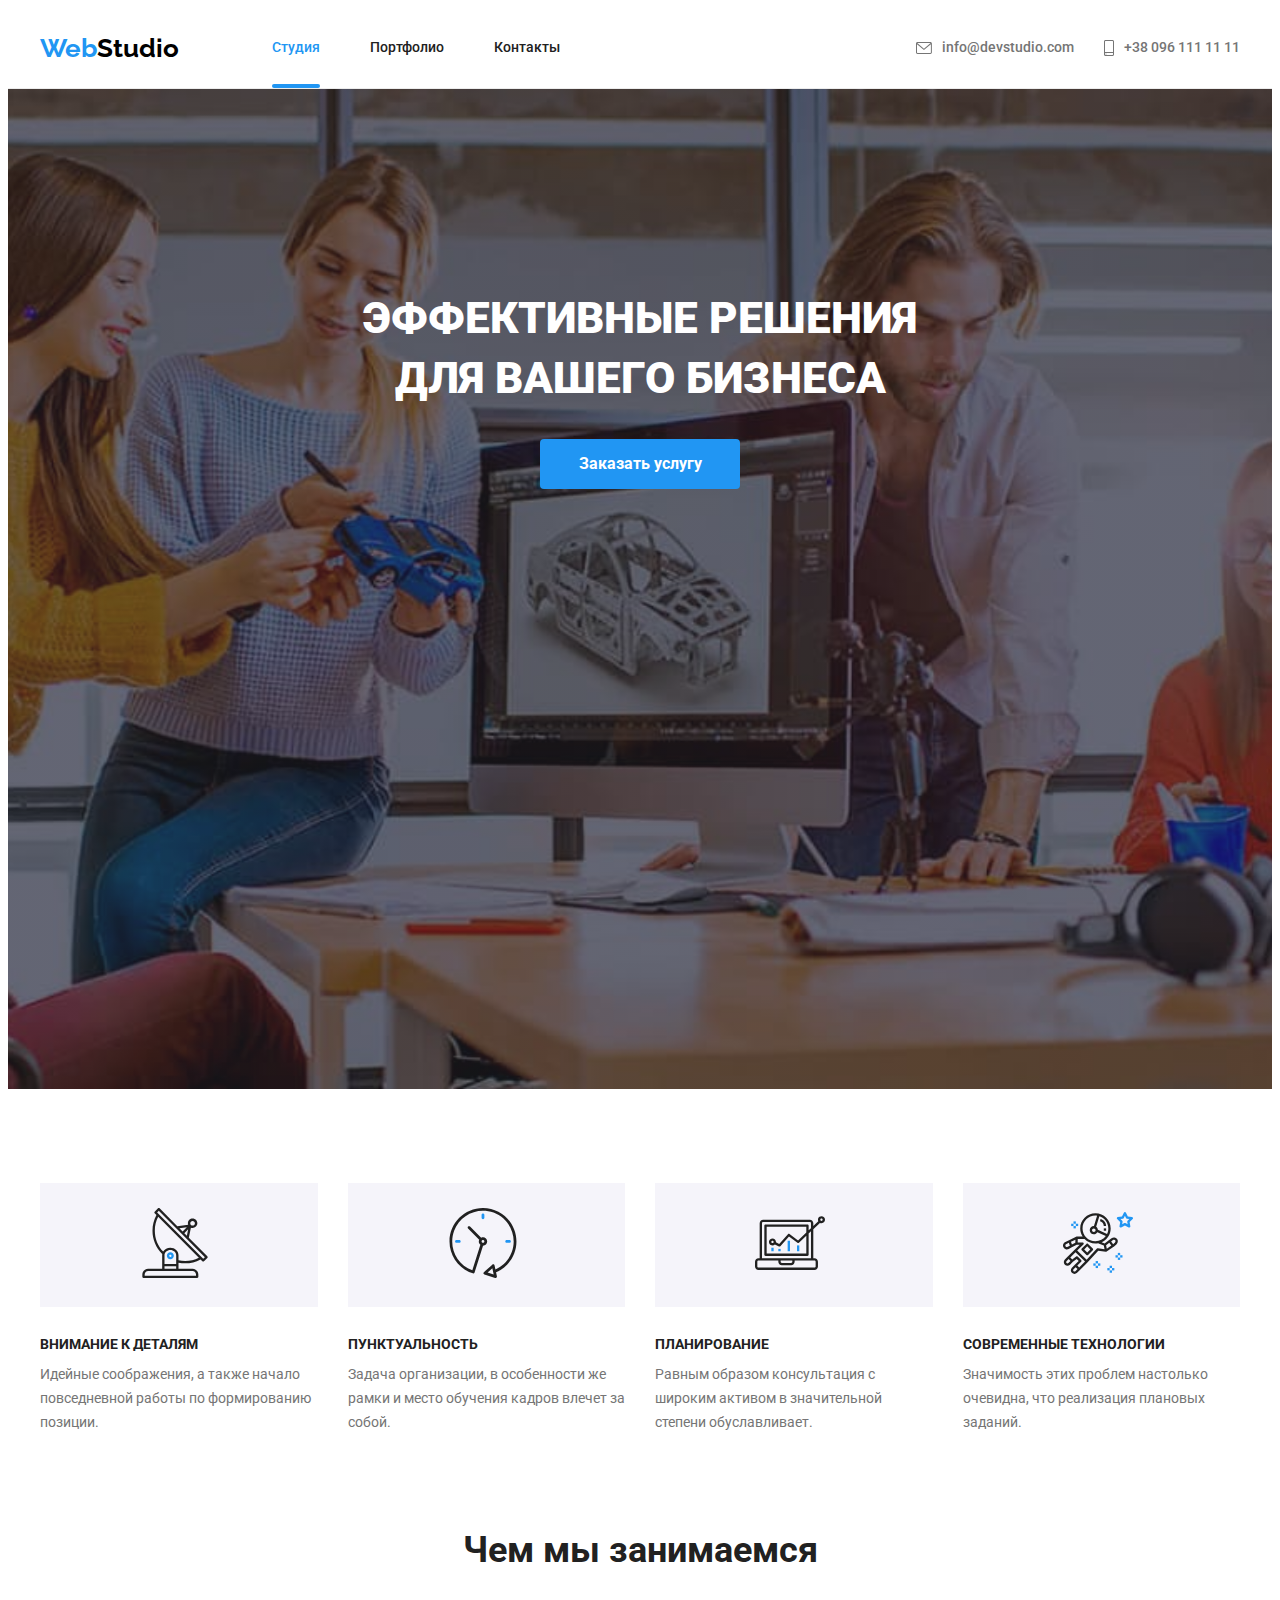
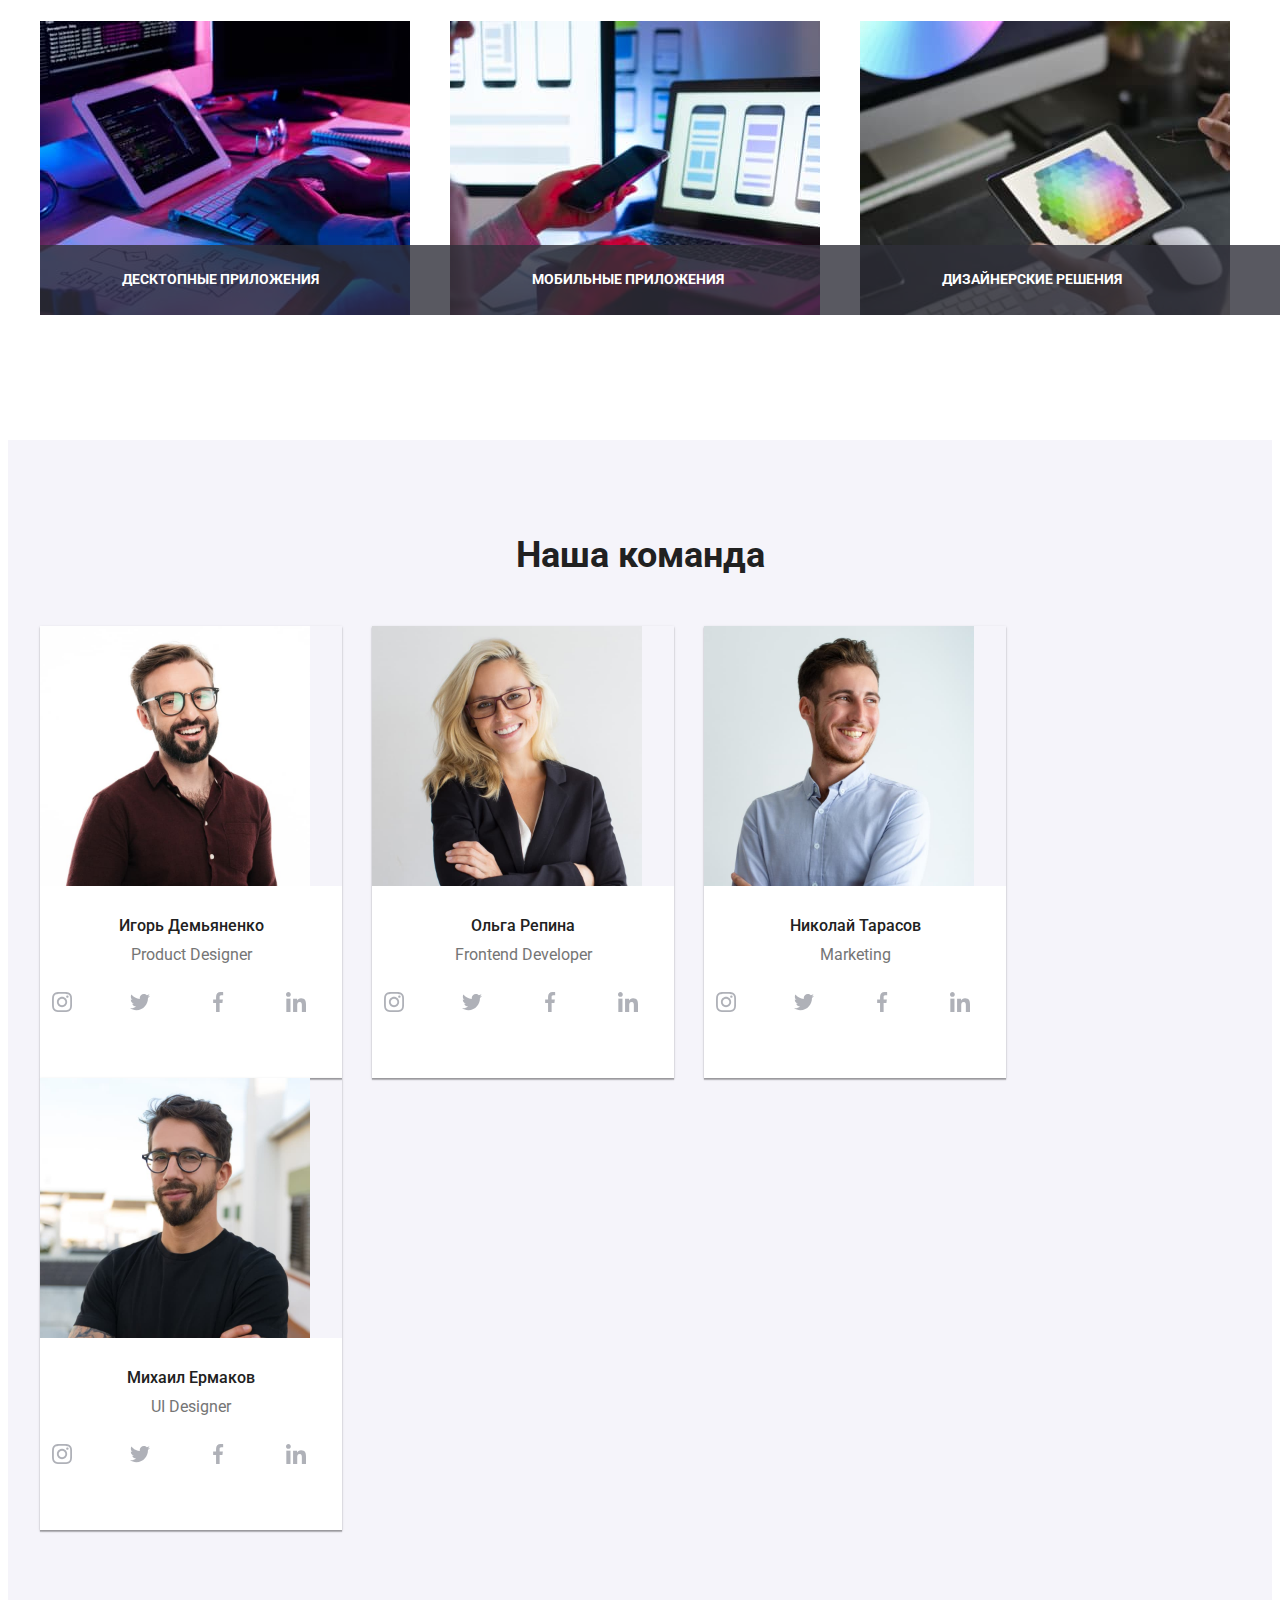
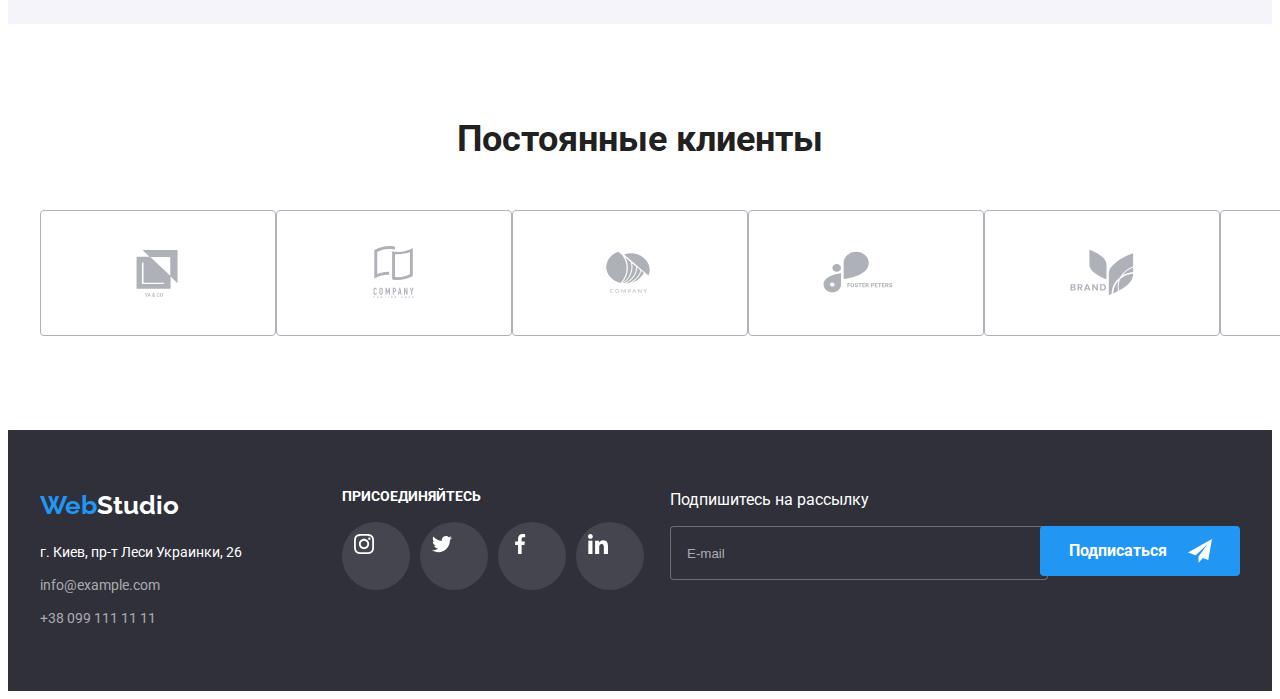
<file: index.html>
<!DOCTYPE html>
    <html lang="ru">
    <head>
        <meta charset="UTF-8">
        <meta http-equiv="X-UA-Compatible" content="IE=edge">
        <meta name="viewport" content="width=device-width, initial-scale=1.0">
        <title>WebStudio</title>
        <link rel="preconnect" href="https://fonts.gstatic.com">
        <link href="https://fonts.googleapis.com/css2?family=Raleway:wght@700&family=Roboto:wght@400;500;700;900&display=swap" rel="stylesheet">
        <link rel="stylesheet" href="https://cdnjs.cloudflare.com/ajax/libs/modern-normalize/0.2.0/modern-normalize.min.css" integrity="sha512-sqIVMkf5f8XGYI/UZYGs7wODxlUeoj9JknataPfUwtvrSKWMHrMXGZ7Evb6nabFYJQG15vFFyALe6r0nWCD1Ug==" crossorigin="anonymous" referrerpolicy="no-referrer" />
        <link rel="stylesheet" href="https://cdnjs.cloudflare.com/ajax/libs/animate.css/4.1.1/animate.min.css"/>
        <link rel="stylesheet" href="./css/main.min.css">

        </head>
    <body>
        <!-- header -->
        <header class="header">
           <div class="container header-container">
            <nav class="nav">
                <a class="log link" lang="en" href="./">Web<span class="log__studio_black">Studio</span></a>
                <ul class="nav__list">
                    <li class="list nav__item">
                        <a class="link nav__link nav__link_active" href="./index.html">Студия</a>
                    </li>

                    <li class="list nav__item">
                        <a class="link nav__link nav__link_border" href="./portfolio.html">Портфолио</a>
                    </li>

                    <li class="list nav__item">
                        <a class="link nav__link nav__link_border" href="">Контакты</a>
                    </li>
                </ul>
                </nav>
            <ul class="header-adress">
                <li class="list header-adress__list">
                    <a class="link header-adress__link" lang="en" href="mailto:info@devstudio.com">
                        <svg class="header-adress__mail">
                            <use href="./images/svg/symbol-defs.svg#icon-mail">
                            </use>
                        </svg>
                        info@devstudio.com</a>
                    </li>

                <li class="list header-adress__list">
                    <a class="link header-adress__link" href="tel:+380961111111">
                        <svg class="header-adress__tel">
                            <use href="./images/svg/symbol-defs.svg#icon-smartphone">
                            </use>
                        </svg>
                        +38 096 111 11 11</a>
                    </li>
            </ul>
            </div>
        </header>
        <main>
        <!-- hero -->
        <section class="hero">
            <h1 class="hero__name">Эффективные решения<br>для вашего бизнеса</h1>
            <button class="button button__hero" type="button" data-modal-open>Заказать услугу</button>
        </section>
        <!-- adout us -->
        <section class="section">
           <div class="container"> 
            <ul class="about">
                <li class="list about__list">
                   <div class="about-us__thumb"> 
                        <svg class="about-img">
                            <use class="about-img__icon" href="./images/svg/symbol-defs.svg#icon-antenna">
                            </use>
                        </svg>
                    </div>
                    <h3 class="about__title">Внимание к деталям</h3>
                    <P class="about__description">Идейные соображения, а также начало повседневной работы по формированию позиции.</P>                    
                </li>

                <li class="list about__list">
                    <div class="about-us__thumb"> 
                        <svg class="about-img">
                            <use class="about-img__icon" href="./images/svg/symbol-defs.svg#icon-clock">
                            </use>
                        </svg>
                    </div>
                    <h3 class="about__title">Пунктуальность</h3>
                    <p class="about__description">Задача организации, в особенности же рамки и место обучения кадров влечет за собой.</p>
                </li>

                <li class="list about__list">
                    <div class="about-us__thumb"> 
                        <svg class="about-img">
                            <use class="about-img__icon" href="./images/svg/symbol-defs.svg#icon-diagram">
                            </use>
                        </svg>
                    </div>
                    <h3 class="about__title">Планирование</h3>
                    <p class="about__description">Равным образом консультация с широким активом в значительной степени обуславливает.</p>
                </li>

                <li class="list about__list">
                    <div class="about-us__thumb"> 
                        <svg class="about-img">
                            <use class="about-img__icon" href="./images/svg/symbol-defs.svg#icon-astronaut">
                            </use>
                        </svg>
                    </div>
                    <h3 class="about__title">Современные технологии</h3>
                    <p class="about__description">Значимость этих проблем настолько очевидна, что реализация плановых заданий.</p>
                </li>
            </ul>
        </div>
        </section>
        <!-- our occupation -->
        <section class="section occupation">
            <div class="container">
            <h2 class="title">Чем мы занимаемся</h2>
            <ul class="ocupation__list">
                <li class="list occupation__card">
                    <article>
                    <img src="./images/zanyatiya/box1.jpg"
                    alt="Руки человека печатающие на клавиатуре за компьютерным столом"
                    width="370"
                    height="294">
                    <h3 class="ocupation__description">Десктопные приложения</h3>
                    </article>
                </li>

                <li class="list occupation__card">
                    <article>
                    <img src="./images/zanyatiya/box2.jpg"
                    alt="Руки человека держащие телефон, сидящий за компьютерным столом с ноутбуком"
                    width="370"
                    height="294">
                    </article>
                    <h3 class="ocupation__description">Мобильные приложения</h3>
                </li>

                <li class="list occupation__card">
                    <article>
                    <img src="./images/zanyatiya/box3.jpg"
                    alt="Человеческая рука держит планшет за компьютерным столом с компьютером"
                    width="370"
                    height="294">
                    </article>
                    <h3 class="ocupation__description">Дизайнерские решения</h3>
                </li>
            </ul>
            </div>
        </section>
        <!-- our team -->
        <section class="section team">
            <div class="container">
            <h2 class="title">Наша команда</h2>
            <ul class="team__list">
                <li class="list team__element">
                    <img src="./images/command/igor-demyanenko.jpg"
                        alt="Фото Игоря Демьяненко"
                        width="270"
                        height="260">
                <div class="team__thumb">
                        <h3 class="team__name">Игорь Демьяненко</h3>
                        <p class="team__profession" lang="en">Product Designer</p>
                        
                            <ul class="social">
                            <li class="list social__list">
                               <a class="link icon_background icon_background-gray" href="">
                                    <svg class="icon">
                                        <use class="icon_instagram" href="./images/svg/symbol-defs.svg#icon-instagram">
                                        </use>
                                    </svg>
                                </a>
                            
                            </li>

                            <li class="list social__list">
                                <a class="link icon_background icon_background-gray" href="">
                                <svg class="icon">
                                    <use class="icon_twitter" href="./images/svg/symbol-defs.svg#icon-twitter">
                                    </use>
                                </svg>
                                </a>
                            </li> 

                            <li class="list social__list">
                                <a class="link icon_background icon_background-gray" href="">
                                <svg class="icon">
                                    <use class="icon_facebook" href="./images/svg/symbol-defs.svg#icon-facebook">
                                    </use>
                                </svg>
                                </a>
                            </li>

                            <li class="list social__list">
                                <a class="link icon_background icon_background-gray" href="">
                                <svg class="icon">
                                    <use class="icon_linkedin" href="./images/svg/symbol-defs.svg#icon-linkedin">
                                    </use>
                                </svg>
                                </a>
                            </li>
                        </ul>
                    </div>
                </li>

                <li class="list team__element">
                    <img src="./images/command/olga-repina.jpg"
                        alt="Фото Ольги Репиной"
                        width="270"
                        height="260">
                    <div class="team__thumb">
                        <h3 class="team__name">Ольга Репина</h3>
                        <p class="team__profession" lang="en">Frontend Developer</p>

                        <ul class="social">
                            <li class="list social__list">
                                <a class="link icon_background icon_background-gray" href="">
                                    <svg class="icon">
                                        <use class="icon_instagram" href="./images/svg/symbol-defs.svg#icon-instagram">
                                        </use>
                                    </svg>
                                </a>
                        
                            </li>
                        
                            <li class="list social__list">
                                <a class="link icon_background icon_background-gray" href="">
                                    <svg class="icon">
                                        <use class="icon_twitter" href="./images/svg/symbol-defs.svg#icon-twitter">
                                        </use>
                                    </svg>
                                </a>
                            </li>
                        
                            <li class="list social__list">
                                <a class="link icon_background icon_background-gray" href="">
                                    <svg class="icon">
                                        <use class="icon_facebook" href="./images/svg/symbol-defs.svg#icon-facebook">
                                        </use>
                                    </svg>
                                </a>
                            </li>
                        
                            <li class="list social__list">
                                <a class="link icon_background icon_background-gray" href="">
                                    <svg class="icon">
                                        <use class="icon_linkedin" href="./images/svg/symbol-defs.svg#icon-linkedin">
                                        </use>
                                    </svg>
                                </a>
                            </li>
                        </ul>

                    </div>
                </li>

                <li class="list team__element">
                    <img src="./images/command/nikolai-tarasov.jpg"
                        alt="Фото Николая Тарасова"
                        width="270"
                        height="260">
                    <div class="team__thumb">
                        <h3 class="team__name">Николай Тарасов</h3>
                        <p class="team__profession" lang="en">Marketing</p>

                        <ul class="social">
                            <li class="list social__list">
                                <a class="link icon_background icon_background-gray" href="">
                                    <svg class="icon">
                                        <use class="icon_instagram" href="./images/svg/symbol-defs.svg#icon-instagram">
                                        </use>
                                    </svg>
                                </a>
                        
                            </li>
                        
                            <li class="list social__list">
                                <a class="link icon_background icon_background-gray" href="">
                                    <svg class="icon">
                                        <use class="icon_twitter" href="./images/svg/symbol-defs.svg#icon-twitter">
                                        </use>
                                    </svg>
                                </a>
                            </li>
                        
                            <li class="list social__list">
                                <a class="link icon_background icon_background-gray" href="">
                                    <svg class="icon">
                                        <use class="icon_facebook" href="./images/svg/symbol-defs.svg#icon-facebook">
                                        </use>
                                    </svg>
                                </a>
                            </li>
                        
                            <li class="list social__list">
                                <a class="link icon_background icon_background-gray" href="">
                                    <svg class="icon">
                                        <use class="icon_linkedin" href="./images/svg/symbol-defs.svg#icon-linkedin">
                                        </use>
                                    </svg>
                                </a>
                            </li>
                        </ul>
                    
                    </div>
                </li>

                <li class="list team__element">
                    <img src="./images/command/mihail-ermakov.jpg"
                        alt="Фото Михаила Ермакова"
                        width="270"
                        height="260">
                    <div class="team__thumb">
                        <h3 class="team__name">Михаил Ермаков</h3>
                        <p class="team__profession" lang="en">UI Designer</p>

                        <ul class="social">
                            <li class="list social__list">
                                <a class="link icon_background icon_background-gray" href="">
                                    <svg class="icon">
                                        <use class="icon_instagram" href="./images/svg/symbol-defs.svg#icon-instagram">
                                        </use>
                                    </svg>
                                </a>
                        
                            </li>
                        
                            <li class="list social__list">
                                <a class="link icon_background icon_background-gray" href="">
                                    <svg class="icon">
                                        <use class="icon_twitter" href="./images/svg/symbol-defs.svg#icon-twitter">
                                        </use>
                                    </svg>
                                </a>
                            </li>
                        
                            <li class="list social__list">
                                <a class="link icon_background icon_background-gray" href="">
                                    <svg class="icon">
                                        <use class="icon_facebook" href="./images/svg/symbol-defs.svg#icon-facebook">
                                        </use>
                                    </svg>
                                </a>
                            </li>
                        
                            <li class="list social__list">
                                <a class="link icon_background icon_background-gray" href="">
                                    <svg class="icon">
                                        <use class="icon_linkedin" href="./images/svg/symbol-defs.svg#icon-linkedin">
                                        </use>
                                    </svg>
                                </a>
                            </li>
                        </ul>
                    
                    </div>
                </li>
              </ul>
            </div>
        </section>
        <!-- regular clients -->
        <section class="section">
            <div class="container">
                <h2 class="title">Постоянные клиенты</h2>
                
                <ul class="clients">
                    <li class="list clients_list">
                        <a href="" class="link clients-log">
                            <svg class="clients-log_fill" width="41px" height="46.7px">
                                <use href="./images/svg/symbol-defs.svg#icon-logo-ya-end-co">
                                </use>
                            </svg>
                        </a>
                    </li>

                    <li class="list clients_list">
                        <a href="" class="link clients-log">
                            <svg class="clients-log_fill" width="40px" height="52px">
                                <use href="./images/svg/symbol-defs.svg#icon-logo-tagline-here">
                                </use>
                            </svg>
                        </a>
                    </li>

                    <li li class="list clients_list">
                        <a href="" class="link clients-log">
                            <svg class="clients-log_fill" width="43.5px" height="41.2px">
                                <use href="./images/svg/symbol-defs.svg#icon-logo-company">
                                </use>
                            </svg>
                        </a>
                    </li>

                    <li class="list clients_list">
                        <a href="" class="link clients-log">
                            <svg class="clients-log_fill" width="84.4px" height="40.6px">
                                <use href="./images/svg/symbol-defs.svg#icon-logo-foster-peters">
                                </use>
                            </svg>
                        </a>
                    </li>

                    <li li class="list clients_list">
                        <a href="" class="link clients-log">
                            <svg class="clients-log_fill" width="62.5px" height="45.4px">
                                <use href="./images/svg/symbol-defs.svg#icon-logo-brand">
                                </use>
                            </svg>
                        </a>
                    </li>

                    <li li class="list clients_list">
                        <a href="" class="link clients-log">
                            <svg class="clients-log_fill" width="93.8px" height="43.9px">
                                <use href="./images/svg/symbol-defs.svg#icon-logo-tag-line">
                                </use>
                            </svg>
                        </a>
                    </li>
                    
                </ul>

            </div>
        </section>
    </main>
    <!-- footer -->
<footer class="footer">
    <div class="container footer_container">
        
        <ul>
            <li class="list">
                <a lang="en" class="log link" href="./">Web<span class="log__studio_white">Studio</span></a>
                <address>
                <a class="adress-phisical link" href="https://www.google.com.ua/maps/place/%D0%B1%D1%83%D0%BB.+%D0%9B%D0%B5%D1%81%D0%B8+%D0%A3%D0%BA%D1%80%D0%B0%D0%B8%D0%BD%D0%BA%D0%B8,+26,+%D0%9A%D0%B8%D0%B5%D0%B2,+02000/@50.4262032,30.5379608,17z/data=!4m5!3m4!1s0x40d4cf0e033ecbe9:0x57a4dffefec77da0!8m2!3d50.4265807!4d30.5383858"
                target="_blank" rel="noopener norefferer">
                г. Киев, пр-т Леси Украинки, 26
                </a>
            </address>
            </li>

            <li class="list"><a class="adress link" href="mailto:info@example.com">info@example.com</a>
            </li>

            <li class="list"><a class="adress link" href="tel:+380991111111">+38 099 111 11 11</a>
            </li>
        </ul>
    
        <!-- footer social list -->

        <div class="footer-social">
            <h3 class="footer-social_name">Присоединяйтесь</h3>
            <ul class="social">
                <li class="list social__list">
                    <a class="link icon_background icon_background-white" href="">
                        <svg class="icon icon_white">
                        <use class="icon" href="./images/svg/symbol-defs.svg#icon-instagram">
                        </use>
                    </svg>
                    </a>
                </li>

                <li class="list social__list">
                    <a class="link icon_background icon_background-white" href="">
                        <svg class="icon icon_white">
                        <use class="icon" href="./images/svg/symbol-defs.svg#icon-twitter">
                        </use>
                    </svg>
                    </a>
                </li> 

                <li class="list social__list">
                    <a class="link icon_background icon_background-white" href="">
                        <svg class="icon icon_white">
                        <use class="icon" href="./images/svg/symbol-defs.svg#icon-facebook">
                        </use>
                        </svg>
                    </a>
                </li>

                <li class="list social__list">
                    <a class="link icon_background icon_background-white" href="">
                        <svg class="icon icon_white">
                        <use class="icon" href="./images/svg/symbol-defs.svg#icon-linkedin">
                        </use>
                    </svg>
                    </a>
                </li>
            </ul>
        </div>
        <!-- Footer form -->
       
       <form action="#" class="footer-form">
            <p class="footer-form-name">Подпишитесь на рассылку</p>
            <div class="footer-form-container">
                <label class="footer-form-field">
                    <input type="email" class="footer-form-input" placeholder="E-mail" name="footer-user-name" required>
                </label>
                <button type="submit" class="button button__footer">Подписаться
                    <svg class="icon-icon-send" width="24px" height="24px">
                        <use href="./images/svg/symbol-defs.svg#icon-icon-send">
                    </use>
                </svg>    
            </button>   
       </form> 
       </div>
    </div>
</footer>
<!-- Modal window -->
<div class="backdrop is-hidden" data-modal>
    <div class="modal">
        <button type="button" class="button-close" data-modal-close>
            <svg class="icon-close-black" width="18px" height="18px">
                <use href="./images/svg/symbol-defs.svg#icon-close-black">
                </use>
            </svg> 
        </button>
        <form action="#" class="modal-form">
            <p class="modal-form-head">Оставьте свои данные, мы вам перезвоним</p>
            <label class="modal-form-field">Имя
                <span class="modal-form-field-icon">
                <input type="text" class="modal-form-input" name="user-name" minlength="2" pattern="[a-zA-Zа-яёФ-ЯЁ]+" title="Имя должно содержать символы кирилици или латиницы" required>
                <svg class="modal-form-icon">
                    <use class="icon-person-black" href="./images/svg/symbol-defs.svg#icon-person-black">
                    </use>
                </svg>
            </span>
            </label>
                
            <label class="modal-form-field">Телефон
                <span class="modal-form-field-icon">
                <input type="tel" class="modal-form-input" name="user-name" pattern="[0-9]{3}-[0-9]{3}-[0-9]{2}-[0-9]{2}" title="096-000-00-00" required>
                <svg class="modal-form-icon">
                    <use class="icon-phone-black" href="./images/svg/symbol-defs.svg#icon-phone-black">
                    </use>
                </svg>
            </span>
            </label>

            <label class="modal-form-field">Почта
                <span class="modal-form-field-icon">
                <input type="email" class="modal-form-input" name="user-name" required>
                <svg class="modal-form-icon">
                    <use class="icon-email-black" href="./images/svg/symbol-defs.svg#icon-email-black">
                    </use>
                </svg>
            </span>
            </label>

            <label class="modal-form-field">Комментарий
                <textarea name="user-messege" class="modal-form-message" placeholder="Введите текст"></textarea>
            </label>
            <input type="checkbox" class="modal-form-chackbox visually-hidden" id="accept-policy">
            <label for="accept-policy" class="modal-form-checkbox-label">Соглашаюсь с рассылкой и принимаю&nbsp;<a href="" class="modal-form-label-link">Условия договора</a></label>
            <button type="submit" class="button button__modal">Отправить</button>
        </form>
    </div>
</div>

<script src="./js/modal.js"></script>
</body>
</html>
</file>
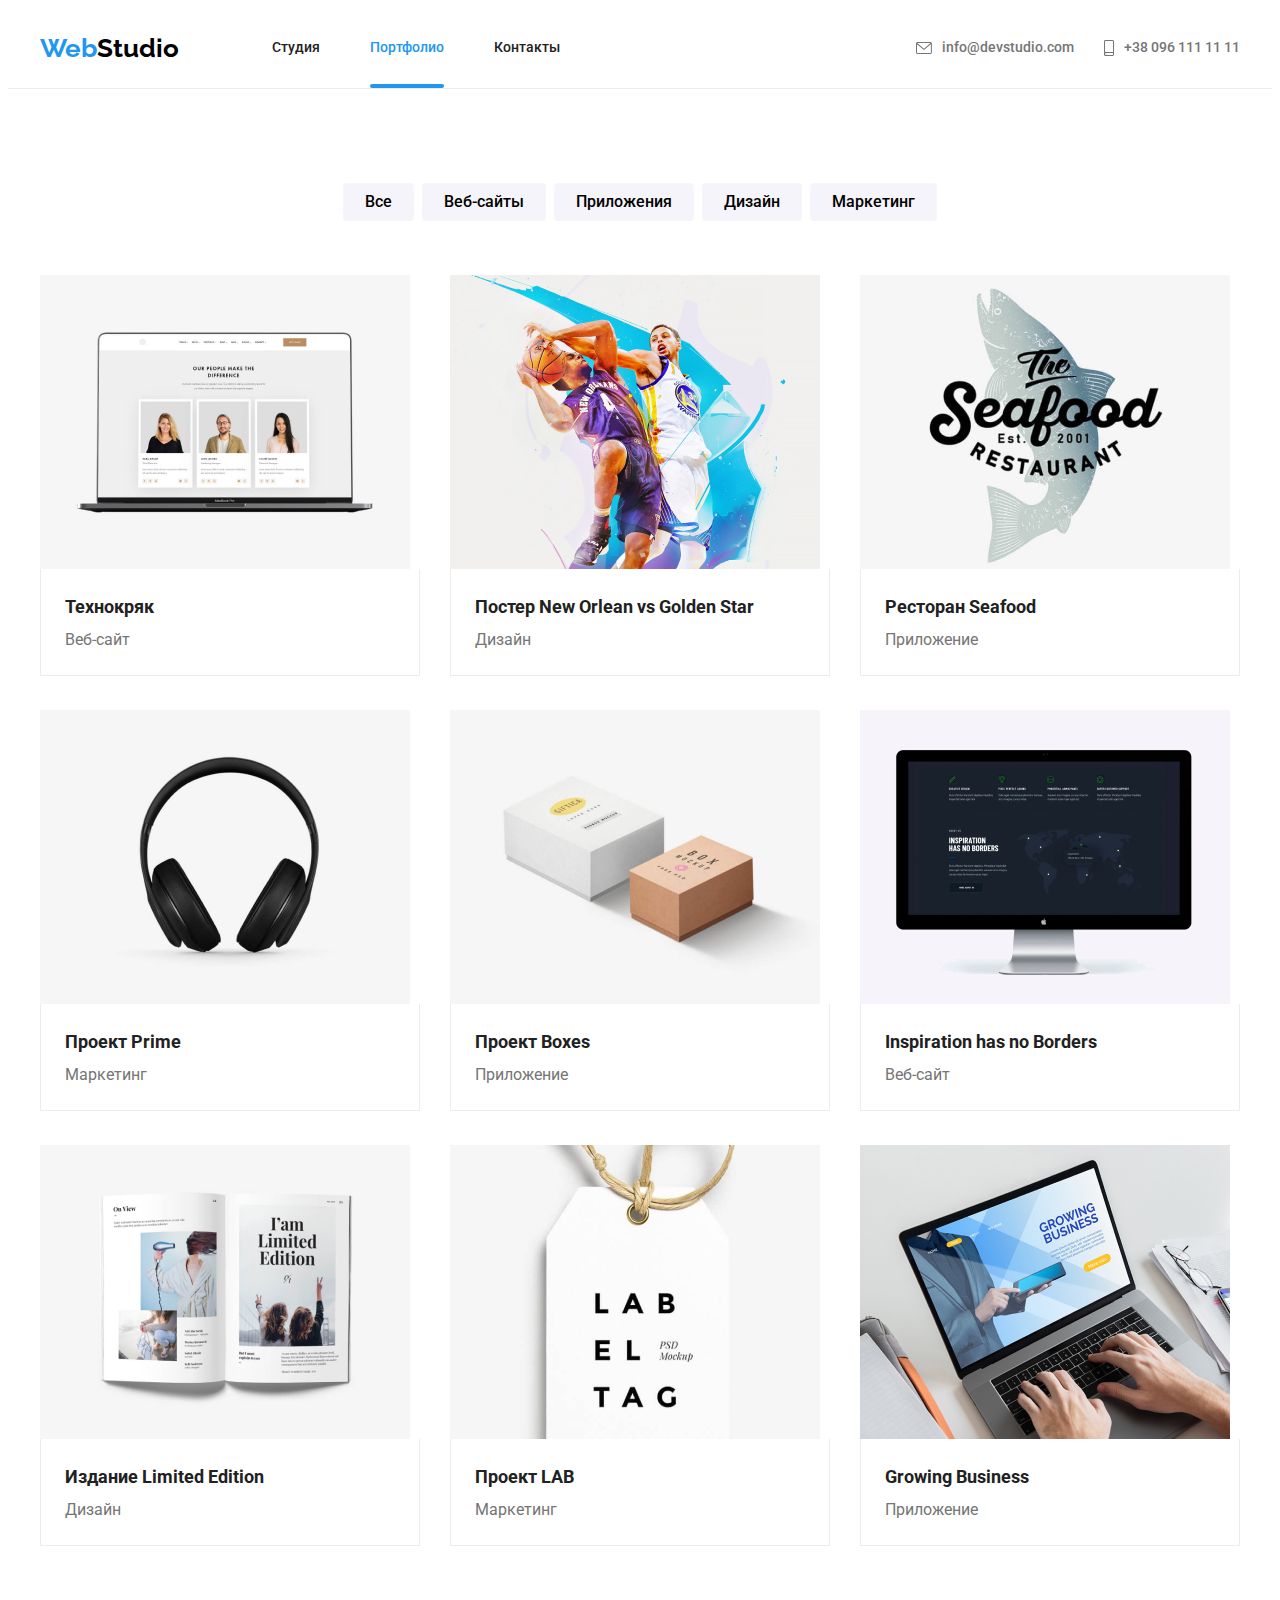
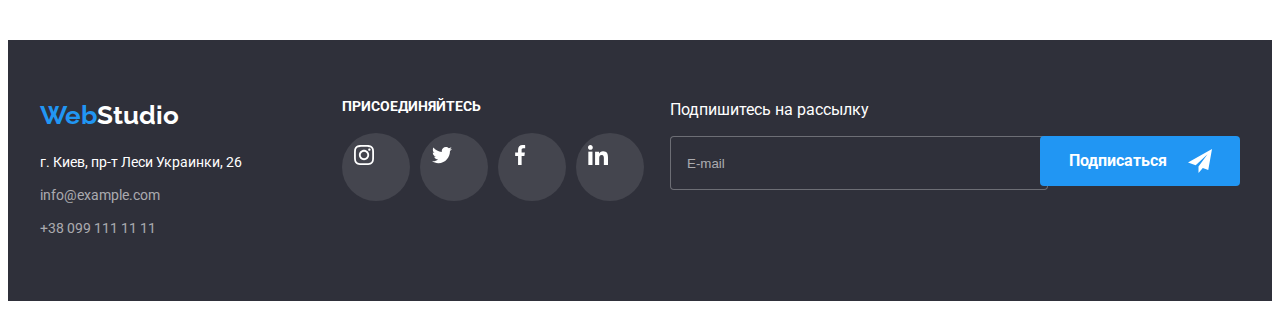
<file: portfolio.html>
<!DOCTYPE html>
    <html lang="ru">
    <head>
        <meta charset="UTF-8">
        <meta http-equiv="X-UA-Compatible" content="IE=edge">
        <meta name="viewport" content="width=device-width, initial-scale=1.0">
        <title>WebStudio</title>
        <link rel="preconnect" href="https://fonts.gstatic.com">
        <link href="https://fonts.googleapis.com/css2?family=Raleway:wght@700&family=Roboto:wght@400;500;700;900&display=swap" rel="stylesheet">
        <link rel="stylesheet" href="https://cdnjs.cloudflare.com/ajax/libs/modern-normalize/0.2.0/modern-normalize.min.css" integrity="sha512-sqIVMkf5f8XGYI/UZYGs7wODxlUeoj9JknataPfUwtvrSKWMHrMXGZ7Evb6nabFYJQG15vFFyALe6r0nWCD1Ug==" crossorigin="anonymous" referrerpolicy="no-referrer" />
        <link rel="stylesheet" href="https://cdnjs.cloudflare.com/ajax/libs/animate.css/4.1.1/animate.min.css"/>
        <link rel="stylesheet" href="./css/main.min.css">
        </head>
<body>
    <!-- header -->
    <header class="header">
        <div class="container header-container">
         <nav class="nav">
             <a class="log link" lang="en" href="./">Web<span class="log__studio_black">Studio</span></a>
             <ul class="nav__list">
                <li class="list nav__item">
                     <a class="link nav__link nav__link_border" href="./index.html">Студия</a>
                </li>

                <li class="list nav__item">
                     <a class="link nav__link nav__link_active" href="./portfolio.html">Портфолио</a>
                </li>

                <li class="list nav__item">
                    <a class="link nav__link nav__link_border" href="">Контакты</a>
                </li>
             </ul>
             </nav>
         <ul class="header-adress">
             <li class="list header-adress__list">
                 <a class="link header-adress__link" lang="en" href="mailto:info@devstudio.com">
                     <svg class="header-adress__mail">
                         <use href="./images/svg/symbol-defs.svg#icon-mail">
                         </use>
                     </svg>
                     info@devstudio.com</a>
                 </li>

             <li class="list header-adress-list">
                 <a class="link header-adress__link" href="tel:+380961111111">
                     <svg class="header-adress__tel">
                         <use href="./images/svg/symbol-defs.svg#icon-smartphone">
                         </use>
                     </svg>
                     +38 096 111 11 11</a>
                 </li>
         </ul>
         </div>
     </header>
    <main>
        <section class="section portfolio-section">
            <div class="container">
                <h1 class="portfolio-title">Портфолио</h1>
            <!-- photo filter -->
                <ul class="portfolio-list">
                    <li class="list portfolio-item">
                        <button class="filter-batton" type="button">Все</button>
                    </li>

                    <li class="list portfolio-item">
                        <button class="filter-batton" type="button">Веб-сайты</button>
                    </li>

                    <li class="list portfolio-item">
                        <button class="filter-batton" type="button">Приложения</button>
                    </li>

                    <li class="list portfolio-item">
                        <button class="filter-batton" type="button">Дизайн</button>
                    </li>

                    <li class="list portfolio-item">
                        <button class="filter-batton" type="button">Маркетинг</button>
                    </li>
                </ul>
    <!-- photo list -->
        <ul class="photo-list">
            <li class="list shadow-list">
                <a class="link photo-list-link" href="">
                    <div class="photo-list-card">
                        <img src="./images/portfolio/tehnokryak.jpg"
                        alt="Фотографии людей"
                        width="370"
                        height="294">
                        <h3 class="photo-list-text">Технокряк это современная площадка распространения коронавируса. Компании используют эту платформу для цифрового шпионажа и атак на защищённые сервера конкурентов.</h3>
                    </div>
                    <div class="photo-list-description">
                        <h2>Технокряк</h2>
                        <p>Веб-сайт</p>
                    </div>
                </a>
            </li>

            <li class="list shadow-list">
                <a class="link photo-list-link" href="">
                    <div class="photo-list-card">
                    <img src="./images/portfolio/new-orlean.jpg"
                        alt="Фотографии двух баскетболистов с мячем"
                        width="370"
                        height="294">
                        <h3 class="photo-list-text">Технокряк это современная площадка распространения коронавируса. Компании используют эту платформу для цифрового шпионажа и атак на защищённые сервера конкурентов.</h3>
                    </div>
                    <div class="photo-list-description">
                        <h2 lang="en">Постер New Orlean vs Golden Star</h2>
                        <p>Дизайн</p>
                    </div>
                </a>
            </li>

            <li class="list shadow-list">
                <a class="link photo-list-link" href="">
                    <div class="photo-list-card">
                    <img src="./images/portfolio/seafood.jpg"
                        alt="Фотография логотипа ресторана в виде рыбы"
                        width="370"
                        height="294">
                        <h3 class="photo-list-text">Технокряк это современная площадка распространения коронавируса. Компании используют эту платформу для цифрового шпионажа и атак на защищённые сервера конкурентов.</h3>
                    </div>
                    <div class="photo-list-description">
                        <h2 lang="en">Ресторан Seafood</h2>
                        <p>Приложение</p>
                    </div>
                </a>
            </li>

            <li class="list shadow-list">
                <a class="link photo-list-link" href="">
                    <div class="photo-list-card">
                    <img src="./images/portfolio/prime.jpg"
                        alt="Фотография наушников"
                        width="370"
                        height="294">
                        <h3 class="photo-list-text">Технокряк это современная площадка распространения коронавируса. Компании используют эту платформу для цифрового шпионажа и атак на защищённые сервера конкурентов.</h3>
                    </div>
                    <div class="photo-list-description">
                        <h2 lang="en">Проект Prime</h2>
                        <p>Маркетинг</p>
                    </div>
                </a>
            </li>

            <li class="list shadow-list">
                <a class="link photo-list-link" href="">
                    <div class="photo-list-card">
                    <img src="./images/portfolio/boxes.jpg"
                        alt="Фотография коробочек"
                        width="370"
                        height="294">
                        <h3 class="photo-list-text">Технокряк это современная площадка распространения коронавируса. Компании используют эту платформу для цифрового шпионажа и атак на защищённые сервера конкурентов.</h3>
                    </div>
                    <div class="photo-list-description">
                        <h2 lang="en">Проект Boxes</h2>
                        <p>Приложение</p>
                    </div>
                </a>
            </li>

            <li class="list shadow-list">
                <a class="link photo-list-link" href="">
                    <div class="photo-list-card">
                    <img src="./images/portfolio/inspiration.jpg"
                        alt="Фотография компьютерного монитора"
                        width="370"
                        height="294">
                        <h3 class="photo-list-text">Технокряк это современная площадка распространения коронавируса. Компании используют эту платформу для цифрового шпионажа и атак на защищённые сервера конкурентов.</h3>
                    </div>
                    <div class="photo-list-description">
                        <h2 lang="en">Inspiration has no Borders</h2>
                        <p>Веб-сайт</p>
                    </div>
                </a>
            </li>

            <li class="list shadow-list">
                <a class="link photo-list-link" href="">
                    <div class="photo-list-card">
                    <img src="./images/portfolio/limited-edition.jpg"
                        alt="Фотография разворота книги"
                        width="370"
                        height="294">
                        <h3 class="photo-list-text">Технокряк это современная площадка распространения коронавируса. Компании используют эту платформу для цифрового шпионажа и атак на защищённые сервера конкурентов.</h3>
                    </div>
                    <div class="photo-list-description">
                        <h2 lang="en">Издание Limited Edition</h2>
                        <p>Дизайн</p>
                    </div>
                </a>
            </li>

            <li class="list shadow-list">
                <a class="link photo-list-link" href="">
                    <div class="photo-list-card">
                    <img src="./images/portfolio/lab.jpg"
                        alt="Фотография лейбы"
                        width="370"
                        height="294">
                        <h3 class="photo-list-text">Технокряк это современная площадка распространения коронавируса. Компании используют эту платформу для цифрового шпионажа и атак на защищённые сервера конкурентов.</h3>
                    </div>
                    <div class="photo-list-description">
                        <h2 lang="en">Проект LAB</h2>
                        <p>Маркетинг</p>
                    </div>
                </a>
            </li>

            <li class="list shadow-list">
                <a class="link photo-list-link" href="">
                    <div class="photo-list-card">
                    <img src="./images/portfolio/growing-business.jpg"
                        alt="Фотография руки печатающей на нетбуке"
                        width="370"
                        height="294">
                        <h3 class="photo-list-text">Технокряк это современная площадка распространения коронавируса. Компании используют эту платформу для цифрового шпионажа и атак на защищённые сервера конкурентов.</h3>
                    </div>
                    <div class="photo-list-description">
                        <h2 lang="en">Growing Business</h2>
                        <p>Приложение</p>
                    </div>
                </a>
            </li>
            
        </ul>
    </div> 
    </section>
    </main>
<!-- footer -->
<footer class="footer">
    <div class="container footer_container">

        <ul>
            <li class="list">
                <a lang="en" class="log link" href="./">Web<span class="log__studio_white">Studio</span></a>
                <address>
                    <a class="adress-phisical link"
                        href="https://www.google.com.ua/maps/place/%D0%B1%D1%83%D0%BB.+%D0%9B%D0%B5%D1%81%D0%B8+%D0%A3%D0%BA%D1%80%D0%B0%D0%B8%D0%BD%D0%BA%D0%B8,+26,+%D0%9A%D0%B8%D0%B5%D0%B2,+02000/@50.4262032,30.5379608,17z/data=!4m5!3m4!1s0x40d4cf0e033ecbe9:0x57a4dffefec77da0!8m2!3d50.4265807!4d30.5383858"
                        target="_blank" rel="noopener norefferer">
                        г. Киев, пр-т Леси Украинки, 26
                    </a>
                </address>
            </li>

            <li class="list"><a class="adress link" href="mailto:info@example.com">info@example.com</a>
            </li>

            <li class="list"><a class="adress link" href="tel:+380991111111">+38 099 111 11 11</a>
            </li>
        </ul>

        <!-- footer social list -->

        <div class="footer-social">
            <h3 class="footer-social_name">Присоединяйтесь</h3>
            <ul class="social">
                <li class="list social__list">
                    <a class="link icon_background icon_background-white" href="">
                        <svg class="icon icon_white">
                            <use class="icon" href="./images/svg/symbol-defs.svg#icon-instagram">
                            </use>
                        </svg>
                    </a>
                </li>

                <li class="list social__list">
                    <a class="link icon_background icon_background-white" href="">
                        <svg class="icon icon_white">
                            <use class="icon" href="./images/svg/symbol-defs.svg#icon-twitter">
                            </use>
                        </svg>
                    </a>
                </li>

                <li class="list social__list">
                    <a class="link icon_background icon_background-white" href="">
                        <svg class="icon icon_white">
                            <use class="icon" href="./images/svg/symbol-defs.svg#icon-facebook">
                            </use>
                        </svg>
                    </a>
                </li>

                <li class="list social__list">
                    <a class="link icon_background icon_background-white" href="">
                        <svg class="icon icon_white">
                            <use class="icon" href="./images/svg/symbol-defs.svg#icon-linkedin">
                            </use>
                        </svg>
                    </a>
                </li>
            </ul>
        </div>
        <!-- Footer form -->

        <form action="#" class="footer-form">
            <p class="footer-form-name">Подпишитесь на рассылку</p>
            <div class="footer-form-container">
                <label class="footer-form-field">
                    <input type="email" class="footer-form-input" placeholder="E-mail" name="footer-user-name" required>
                </label>
                <button type="submit" class="button button__footer">Подписаться
                    <svg class="icon-icon-send" width="24px" height="24px">
                        <use href="./images/svg/symbol-defs.svg#icon-icon-send">
                        </use>
                    </svg>
                </button>
        </form>
    </div>
    </div>
</footer>
</body>
</html>
</file>
<file: css/main.min.css>
:root{--accent-color: #2196f3;--title-color: #212121;--about-us-card-gap: 30px;--icon-fill: #757575}.visually-hidden{position:absolute !important;clip:rect(1px 1px 1px 1px);clip:rect(1px, 1px, 1px, 1px);padding:0 !important;border:0 !important;height:1px !important;width:1px !important;overflow:hidden}body{color:#757575;font-family:Roboto, sans-serif}.list{list-style:none}.link{text-decoration:none}img{display:block;max-width:100%;height:auto}.section{padding-top:94px;padding-bottom:94px}.title{font-family:Roboto, sans-serif;font-weight:700;font-size:36px;line-height:1.17;text-align:center;color:var(--title-color);margin-bottom:50px}h1,h2,h3,h4,h5,h6,p{margin-top:0;margin-bottom:0}ul,ol{margin-top:0;margin-bottom:0;padding-left:0}.container{margin-left:auto;margin-right:auto;width:1200px;padding-left:15px;padding-right:15px}.button{display:flex;align-items:center;text-align:center;min-width:200px;height:50px;background-color:var(--accent-color);font-family:Roboto, sans-serif;font-weight:700;font-size:16px;line-height:1.88;color:white;cursor:pointer;border-radius:4px}.button:hover,.button:focus{background-color:#188ce8}.button__hero{justify-content:center;margin:0 auto;padding:10px 32px;border:0px solid transparent;transition:background-color 250ms cubic-bezier(0.4, 0, 0.2, 1)}.button__footer{position:absolute;justify-content:flex-start;right:0;top:36px;padding:10px 29px;border:0px solid transparent;transition:background-color 250ms cubic-bezier(0.4, 0, 0.2, 1)}.button__modal{justify-content:center;margin:0 auto;padding:10px 55px;border:0px solid transparent;transition:background-color 250ms cubic-bezier(0.4, 0, 0.2, 1)}.social{display:flex;justify-content:center;align-items:center}.social__list{display:flex;justify-content:space-around}.social__list:not(:last-child){margin-right:10px}.icon{height:20px;width:20px}.icon_background{width:44px;height:44px;padding:12px;border-radius:50%;align-items:center;transition:background-color 250ms cubic-bezier(0.4, 0, 0.2, 1)}.icon_background:hover,.icon_background:focus{width:44px;height:44px;background-color:#2196f3;border-radius:50%;fill:white}.icon_background-gray{fill:#afb1b8;transition:background-color 250ms cubic-bezier(0.4, 0, 0.2, 1);transition:fill 250ms cubic-bezier(0.4, 0, 0.2, 1)}.footer-social{margin-left:70px}.footer-social_name{color:white;font-family:Roboto, sans-serif;font-weight:700;font-size:14px;line-height:.88;text-transform:uppercase;margin-bottom:20px}.icon_background-white{fill:white;background-color:rgba(255,255,255,0.1)}.icon_white{fill:white}.backdrop{position:fixed;top:0;left:0;width:100vw;height:100vh;background-color:rgba(0,0,0,0.2);transition:opacity 250ms cubic-bezier(0.4, 0, 0.2, 1),visibility 250ms cubic-bezier(0.4, 0, 0.2, 1)}.modal{position:absolute;left:50%;top:50%;transform:translate(-50%, -50%);width:528px;height:581px;border-radius:4px;background-color:#ffffff;padding:40px}.button-close{display:flex;position:absolute;top:8px;right:8px;width:32px;height:32px;border-radius:50%;border:1px solid rgba(0,0,0,0.1);background-color:transparent;cursor:pointer;padding:6px}.button-close:hover .icon-close-black{fill:var(--accent-color)}.icon-close-black{text-align:center;justify-content:center;fill:#000000}.is-hidden{opacity:0;visibility:hidden;pointer-events:none}.modal-form{display:flex;flex-direction:column;color:#757575}.modal-form-head{font-family:Roboto, sans-serif;font-weight:700;font-size:20px;line-height:1.15;color:#212121;text-align:center;margin-bottom:30px}.modal-form-input{width:100%;height:40px;border:1px solid rgba(33,33,33,0.2);border-radius:4px;padding-left:42px;transition:border-color 250ms cubic-bezier(0.4, 0, 0.2, 1)}.modal-form-field{font-family:Roboto, sans-serif;font-weight:400;font-size:12px;line-height:1.17;margin-bottom:10px}.modal-form-icon{position:absolute;width:18px;height:18px;left:12px;top:50%;fill:#212121;transform:translateY(-50%);transition:fill 250ms cubic-bezier(0.4, 0, 0.2, 1)}.modal-form-field-icon{display:block;position:relative;margin-top:4px}.modal-form-input:focus{outline:none;border-color:var(--accent-color)}.modal-form-input:focus+.modal-form-icon{fill:var(--accent-color)}.modal-form-message{width:100%;height:120px;padding:12px 16px;font-family:Roboto, sans-serif;font-weight:400;font-size:12px;line-height:1.17;border:1px solid rgba(33,33,33,0.2);border-radius:4px;resize:none;transition:border-color 250ms cubic-bezier(0.4, 0, 0.2, 1)}.modal-form-message::placeholder{color:rgba(117,117,117,0.5)}.modal-form-message:focus{outline:none;border-color:var(--accent-color)}.modal-form-chackbox:checked+.modal-form-checkbox-label::before{background-image:url(../images/svg/icon-check.svg);border:none}.modal-form-chackbox:focus+.modal-form-checkbox-label::before{background-image:url(../images/svg/icon-check.svg);border:none}.modal-form-checkbox-label::before{display:block;content:"";width:16px;height:15px;border:1px solid #212121;cursor:pointer;margin-right:7px}.modal-form-checkbox-label{display:flex;align-items:center;justify-content:center;font-family:Roboto, sans-serif;font-weight:400;font-size:14px;line-height:1.71;margin-bottom:30px;margin-top:10px}.header{border-bottom:1px solid #ececec}.header-container{display:flex;align-items:center}.log{color:var(--accent-color);font-family:Raleway, sans-serif;font-weight:700;font-size:26px;line-height:1.19;margin-right:93px}.log__studio_black{color:#000000}.log__studio_white{color:#ffffff}.nav{display:flex;align-items:center}.nav__list{display:flex;align-items:center}.nav__link{display:flex;padding-top:32px;padding-bottom:32px;color:var(--title-color);font-family:Roboto, sans-serif;font-weight:500;font-size:14px;line-height:1.14}.nav__link:hover,.nav__link:focus{color:var(--accent-color)}.nav__item:not(:last-child){margin-right:50px}.nav__link_border{position:relative}.nav__link_border::after{content:"";position:absolute;display:block;width:100%;height:4px;bottom:0;width:100%;background-color:var(--accent-color);border-radius:2px;transform:scaleX(0);transition:transform 250ms cubic-bezier(0.4, 0, 0.2, 1)}.nav__link_border:hover::after,.nav__link_border:focus::after{transform:scaleX(1)}.nav__link_active{position:relative;color:var(--accent-color)}.nav__link_active::after{content:"";position:absolute;display:block;width:100%;height:4px;bottom:0;width:100%;background-color:var(--accent-color);border-radius:2px}.header-adress{display:flex;align-items:center;margin-left:auto}.header-adress__list{display:flex}.header-adress__list:not(:last-child){margin-right:30px}.header-adress__link{display:flex;align-items:center;color:var(--icon-fill);font-family:Roboto, sans-serif;font-weight:500;font-size:14px;line-height:1.14;transition:color 250ms cubic-bezier(0.4, 0, 0.2, 1)}.header-adress__link:hover,.header-adress__link:focus{color:var(--accent-color)}.header-adress__link:hover .header-adress__mail,.header-adress__link:focus .header-adress__mail,.header-adress__link:hover .header-adress__tel,.header-adress__link:focus .header-adress__tel{fill:var(--accent-color)}.header-adress__mail{height:12px;width:16px;fill:var(--icon-fill);margin-right:10px;transition:fill 250ms cubic-bezier(0.4, 0, 0.2, 1)}.header-adress__tel{height:16px;width:10px;fill:var(--icon-fill);margin-right:10px;transition:fill 250ms cubic-bezier(0.4, 0, 0.2, 1)}.hero{padding-top:200px;padding-bottom:200px;background-color:rgba(47,48,58,0.4);background-image:linear-gradient(to right, rgba(47,48,58,0.4), rgba(47,48,58,0.4)),url(../images/hero/hero-background.jpg);background-repeat:no-repeat;margin-right:auto;margin-left:auto;height:600px;max-width:1600px;background-position:center;background-size:cover}.hero__name{color:white;font-family:Roboto, sans-serif;font-weight:900;font-size:44px;line-height:1.36;text-align:center;text-transform:uppercase;margin-bottom:30px}.about{display:flex;flex-wrap:wrap}.about__list{flex-basis:calc((100% - 90px) / 4)}.about__list:not(:first-child){margin-left:var(--about-us-card-gap)}.about__title{color:var(--title-color);font-family:Roboto, sans-serif;font-weight:700;font-size:14px;line-height:1.14;text-transform:uppercase}.about__description{font-family:Roboto, sans-serif;font-weight:400;font-size:14px;line-height:1.71;margin-top:10px}.about-us__thumb{padding:25px 100px;background-color:#f5f4fa;margin-bottom:30px}.about-img{height:70px;width:70px}.about-img__icon{height:70px;width:70px}.occupation{padding-top:0}.ocupation__list{display:flex;margin-right:-30px}.occupation__card{position:relative;margin-right:30px;margin-bottom:31px;flex-basis:calc((100% - 90px) / 3)}.ocupation__description{position:absolute;bottom:0;width:100%;font-family:Roboto, sans-serif;font-weight:700;font-size:14px;line-height:1.14;text-transform:uppercase;padding:27px 82px;background:rgba(47,48,58,0.8);color:white}.team{background-color:#f5f4fa}.team__name{color:var(--title-color);font-family:Roboto, sans-serif;font-weight:500;font-size:16px;line-height:1.19;text-align:center}.team__profession{font-family:Roboto, sans-serif;font-weight:400;font-size:16px;line-height:1.19;text-align:center;margin-top:10px;margin-bottom:16px}.team__list{display:flex;align-items:center;margin-right:-30px;flex-wrap:wrap}.team__element{box-shadow:0px 2px 1px 0px rgba(0,0,0,0.2),0px 1px 1px 0px rgba(0,0,0,0.14),0px 1px 3px 0px rgba(0,0,0,0.12)}.team__element:not(:last-child){margin-right:30px;flex-basis:calc((100% - 120px) / 4)}.team__thumb{padding-top:30px;padding-bottom:30px;background-color:white}.clients{display:flex;justify-content:space-between;align-items:center}.clients_list{display:flex;width:170px;height:92px;padding:16px 32px;border-top:1px solid #afb1b8;border-right:1px solid #afb1b8;border-bottom:1px solid #afb1b8;border-left:1px solid #afb1b8;border-radius:4px;align-items:center;justify-content:center}.clients-log_fill{width:170px;height:60px;fill:#afb1b8;transition:fill 250ms cubic-bezier(0.4, 0, 0.2, 1)}.clients-log{display:flex;width:170px;height:92px;align-items:center;justify-content:center}.clients-log:hover{border-top:1px solid #2196f3;border-right:1px solid #2196f3;border-bottom:1px solid #2196f3;border-left:1px solid #2196f3;border-radius:4px;fill:#2196f3}.clients-log:hover .clients-log_fill,.clients-log:focus .clients-log_fill{fill:#2196f3}.footer{background-color:#2f303a;padding-top:60px;padding-bottom:60px;display:flex}.footer_container{display:flex}.adress-phisical{display:block;color:#ffffff;font-family:Roboto, sans-serif;font-style:normal;font-weight:400;font-size:14px;line-height:1.71;margin-top:20px;transition:color 250ms cubic-bezier(0.4, 0, 0.2, 1)}.adress-phisical:hover,.adress-phisical:focus{color:var(--accent-color)}.adress{display:block;color:rgba(255,255,255,0.6);font-family:Roboto, sans-serif;font-style:normal;font-weight:400;font-size:14px;line-height:1.71;margin-top:9px;transition:color 250ms cubic-bezier(0.4, 0, 0.2, 1)}.adress:hover,.adress:focus{color:var(--accent-color)}.portfolio-list{display:flex;justify-content:center;padding-bottom:50px}.portfolio-item:not(:first-child){margin-left:8px}.portfolio-title{display:none}.filter-batton{font-family:Roboto, sans-serif;font-weight:500;font-size:16px;line-height:1.63;text-align:center;border-radius:4px;cursor:pointer;background-color:#f5f4fa;padding:6px 22px;border:none;transition:background-color 250ms cubic-bezier(0.4, 0, 0.2, 1),color 250ms cubic-bezier(0.4, 0, 0.2, 1),box-shadow 250ms cubic-bezier(0.4, 0, 0.2, 1)}.filter-batton:hover,.filter-batton:focus{background-color:var(--accent-color);box-shadow:0px 2px 2px 0px rgba(0,0,0,0.12),0px 1px 2px 0px rgba(0,0,0,0.08),0px 3px 1px 0px rgba(0,0,0,0.1);color:white}.photo-list-link{display:block}.photo-list-link:hover .photo-list-text,.photo-list-link:focus .photo-list-text{transform:translateY(0%)}.photo-list-card{position:relative;overflow:hidden}.photo-list-text{position:absolute;top:0;left:0;height:100%;width:100%;overflow:auto;display:block;font-family:Roboto, sans-serif;font-weight:400;font-size:18px;line-height:1.56;color:white;background-color:rgba(33,150,243,0.9);padding:63px 24px;transform:translateY(100%);transition:transform 250ms cubic-bezier(0.4, 0, 0.2, 1)}.photo-list{display:flex;flex-wrap:wrap;margin-right:-30px;margin-top:-30px}.photo-list .list{margin-top:34px;margin-right:30px;flex-basis:calc((100% - 90px) / 3)}.photo-list .list:nth-child(3n){margin-right:0}.photo-list h2{color:var(--title-color);font-family:Roboto, sans-serif;font-weight:700;font-size:18px;line-height:2}.photo-list p{font-family:Roboto, sans-serif;font-weight:400;font-size:16px;line-height:1.88;color:#757575}.photo-list-description{padding:20px 24px;border-left:1px solid #ececec;border-right:1px solid #ececec;border-bottom:1px solid #ececec}.shadow-list{transition:box-shadow 250ms cubic-bezier(0.4, 0, 0.2, 1)}.shadow-list:hover,.shadow-list:focus{box-shadow:0px 4px 4px 0px rgba(0,0,0,0.25)}.footer-form-container{width:100%}.footer-form{display:flex;justify-content:flex-end;color:white;margin-left:auto;position:relative}.footer-form-name{display:flex;width:570px}.footer-form-input{display:block;width:358px;height:50px;background-color:#2f303a;border:1px solid rgba(255,255,255,0.3);border-radius:4px;position:absolute;top:36px;left:0px;padding-left:16px}.footer-form-input::placeholder{color:rgba(255,255,255,0.6)}.icon-icon-send{position:absolute;top:13px;right:28px;fill:white}
/*# sourceMappingURL=main.min.css.map */
</file>
